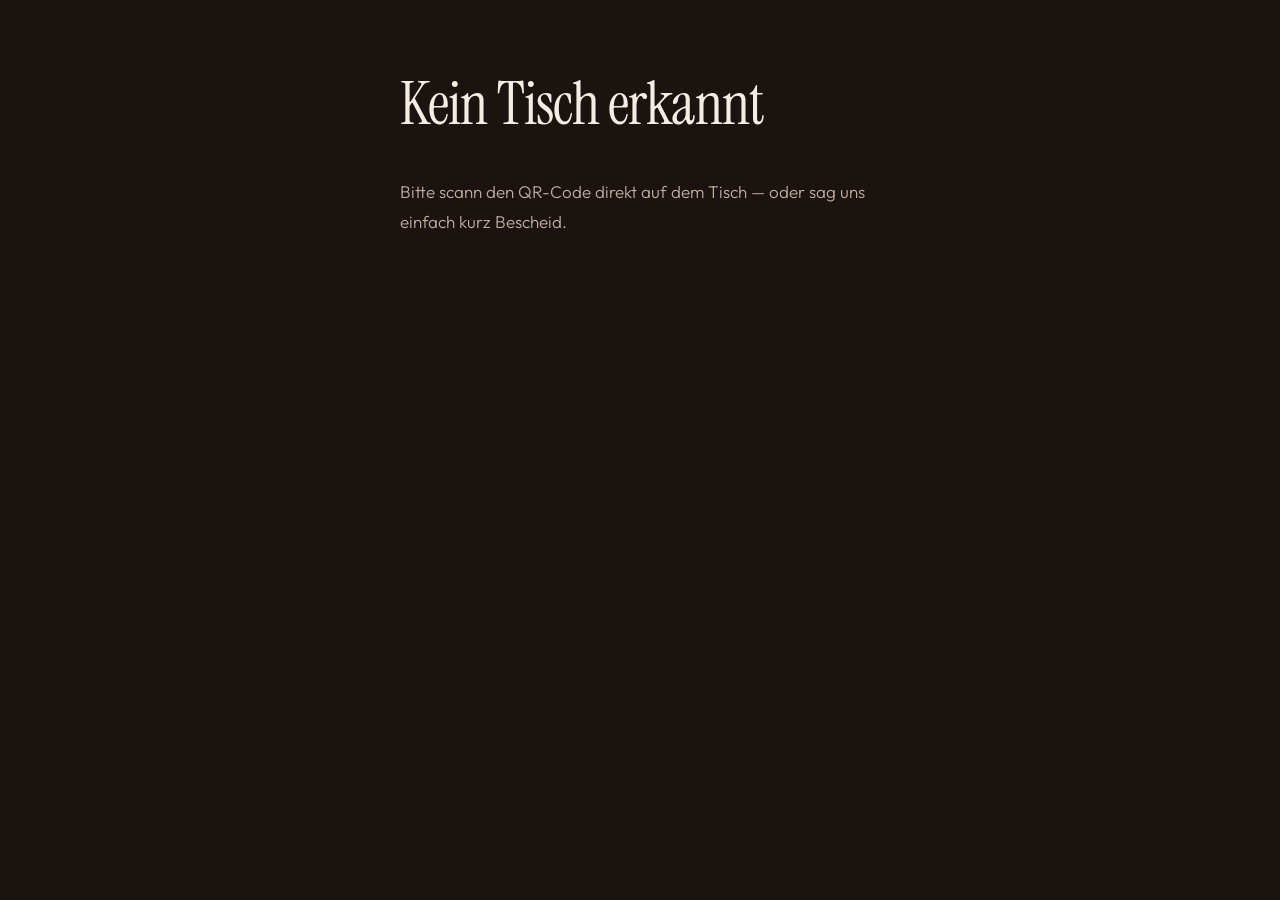
<file: public/bestellen.html>
<!DOCTYPE html>
<html lang="de">
<head>
<meta charset="utf-8">
<meta name="viewport" content="width=device-width, initial-scale=1">
<title>Bestellen</title>
<meta name="robots" content="noindex, nofollow">
<link rel="stylesheet" href="assets/rechtstexte.css">
<style>
  body { padding-bottom: 96px; }
  .wrap { max-width: 560px; }

  .tischzeile {
    display: flex; align-items: baseline; gap: 10px; flex-wrap: wrap;
    margin-bottom: 6px;
  }
  .tischnummer {
    font-size: 11.5px; letter-spacing: .2em; text-transform: uppercase;
    color: var(--rose);
  }

  .kategorie { margin-top: clamp(26px, 5vw, 38px); }
  .kategorie h2 { margin-bottom: 4px; }
  .notiz { color: var(--ink-faint); font-size: 14px; margin: 0 0 10px; }

  .artikel {
    display: flex; align-items: center; gap: 12px;
    padding: 13px 0; border-top: 1px solid var(--line);
  }
  .artikel .text { flex: 1; min-width: 0; }
  .artikel .name { font-size: 17px; line-height: 1.3; }
  .artikel .desc { color: var(--ink-faint); font-size: 14px; line-height: 1.4; }
  .artikel .preis { font-size: 16px; color: var(--ink-soft); white-space: nowrap; }
  .artikel.aus .name, .artikel.aus .preis { color: var(--ink-faint); }

  .zaehler { display: flex; align-items: center; gap: 4px; }
  .zaehler button {
    width: 34px; height: 34px; border-radius: 50%;
    border: 1px solid var(--line); background: transparent;
    color: var(--ink); font-size: 18px; line-height: 1; cursor: pointer;
  }
  .zaehler button:disabled { opacity: .3; cursor: default; }
  .zaehler .menge { min-width: 20px; text-align: center; font-size: 16px; }

  .aus-hinweis {
    font-size: 11.5px; letter-spacing: .14em; text-transform: uppercase;
    color: var(--ink-faint);
  }

  .korb {
    position: fixed; left: 0; right: 0; bottom: 0;
    background: var(--sunk); border-top: 1px solid var(--line);
    padding: 12px clamp(16px, 5vw, 24px) calc(12px + env(safe-area-inset-bottom, 0px));
  }
  .korb .inner {
    max-width: 560px; margin: 0 auto;
    display: flex; align-items: center; gap: 12px;
  }
  .korb .summe { flex: 1; font-size: 15px; color: var(--ink-soft); line-height: 1.35; }
  .korb .summe strong { color: var(--ink); font-weight: 500; }

  .knopf {
    background: var(--green); color: var(--on-green);
    border: none; border-radius: 999px;
    padding: 15px 26px; font-size: 16px; font-weight: 500;
    font-family: inherit; cursor: pointer;
  }
  .knopf:disabled { opacity: .45; cursor: default; }

  .feld {
    width: 100%; background: var(--surface); border: 1px solid var(--line);
    border-radius: 12px; padding: 12px 14px;
    font-family: inherit; font-size: 16px; color: var(--ink);
  }
  .feld:focus { outline: 2px solid var(--rose); outline-offset: 1px; }

  .meldung {
    border: 1px solid var(--rose); border-radius: 12px;
    padding: 13px 16px; margin-top: 16px; font-size: 15px;
  }

  .empfehlung { margin-top: clamp(26px, 5vw, 38px); }
  .empfehlung .chips { display: flex; flex-wrap: wrap; gap: 8px; margin-top: 10px; }
  .empfehlung .chips button {
    background: transparent; border: 1px solid var(--line); border-radius: 999px;
    padding: 10px 16px; font-family: inherit; font-size: 15px;
    color: var(--ink); cursor: pointer;
  }
  .empfehlung .chips button:hover { border-color: var(--rose); }

  .fertig { text-align: center; padding: clamp(30px, 9vw, 60px) 0; }
  .haken {
    width: 62px; height: 62px; border-radius: 50%;
    border: 1px solid var(--rose); color: var(--rose);
    display: flex; align-items: center; justify-content: center;
    font-size: 30px; margin: 0 auto 22px;
  }
</style>
</head>
<body>

<div class="wrap">
  <div id="inhalt">
    <p style="color:var(--ink-faint)">Einen Moment …</p>
  </div>
  <!-- Steht außerhalb von #inhalt, weil dieser Bereich beim Ändern des Korbs
       neu gezeichnet wird — das Turnstile-Feld darf das nicht mitmachen. -->
  <div id="turnstile" style="margin-top:18px" hidden></div>
</div>

<div class="korb" id="korb" hidden>
  <div class="inner">
    <span class="summe" id="korbText"></span>
    <button class="knopf" id="senden" disabled>Bestellen</button>
  </div>
</div>

<script>
(function () {
  'use strict';

  var SUNRISE = [8.2, 7.6, 6.7, 6.6, 5.6, 5.3, 5.5, 6.2, 7.0, 7.7, 7.5, 8.1];
  var SUNSET  = [16.8, 17.6, 18.4, 20.2, 21.0, 21.5, 21.4, 20.7, 19.6, 18.5, 16.7, 16.3];
  (function () {
    var n = new Date(), h = n.getHours() + n.getMinutes() / 60;
    document.documentElement.setAttribute(
      'data-theme', (h < SUNRISE[n.getMonth()] || h >= SUNSET[n.getMonth()]) ? 'dark' : 'light');
  })();

  var $ = function (id) { return document.getElementById(id); };

  var parameter = new URLSearchParams(location.search);
  var tisch = parseInt(parameter.get('tisch'), 10);
  var code = parameter.get('code') || '';
  var turnstileSitekey = null;
  var mengen = {};        // Artikelname -> Anzahl
  var hinweisText = '';   // überlebt das Neuzeichnen beim Ändern des Korbs
  var karte = [];
  var sendet = false;

  function preisZahl(text) {
    if (typeof text !== 'string') return null;
    var sauber = text.replace(/[^0-9,.]/g, '').replace(',', '.');
    if (!sauber) return null;
    var n = parseFloat(sauber);
    return isFinite(n) && n >= 0 ? n : null;
  }

  var euro = function (n) { return n.toFixed(2).replace('.', ',') + ' €'; };

  function summe() {
    var s = 0;
    karte.forEach(function (kat) {
      (kat.items || []).forEach(function (a) {
        var p = preisZahl(a.price);
        if (p !== null && mengen[a.name]) s += p * mengen[a.name];
      });
    });
    return Math.round(s * 100) / 100;
  }

  function anzahl() {
    return Object.keys(mengen).reduce(function (n, k) { return n + mengen[k]; }, 0);
  }

  /** Vom Wirt markierte Artikel, die noch nicht im Korb liegen. */
  function vorschlaege() {
    var raus = [];
    karte.forEach(function (kat) {
      (kat.items || []).forEach(function (a) {
        if (a.empfehlung && !a.out && preisZahl(a.price) !== null && !mengen[a.name]) raus.push(a);
      });
    });
    return raus.slice(0, 3);
  }

  /** Erscheint erst, wenn etwas im Korb liegt — vorher wäre es aufdringlich. */
  function vorschlaegeZeichnen() {
    var block = $('empfehlung');
    if (!block) return;
    var liste = anzahl() ? vorschlaege() : [];
    block.hidden = liste.length === 0;
    var chips = $('empfehlungChips');
    chips.textContent = '';
    liste.forEach(function (a) {
      var b = document.createElement('button');
      b.type = 'button';
      b.textContent = a.name + '  ' + euro(preisZahl(a.price));
      b.addEventListener('click', function () {
        mengen[a.name] = (mengen[a.name] || 0) + 1;
        zeichne();
        window.scrollTo({ top: document.body.scrollHeight, behavior: 'smooth' });
      });
      chips.appendChild(b);
    });
  }

  function korbAktualisieren() {
    var n = anzahl();
    $('korb').hidden = false;
    $('senden').disabled = n === 0 || sendet;
    $('korbText').innerHTML = n === 0
      ? 'Noch nichts ausgewählt'
      : n + (n === 1 ? ' Artikel' : ' Artikel') + '<br><strong>' + euro(summe()) + '</strong>';
    $('senden').textContent = sendet ? 'Wird gesendet …' : 'Bestellen';
    vorschlaegeZeichnen();
  }

  /* ---------------- Aufbau ---------------- */

  function zeichne() {
    var inhalt = $('inhalt');
    inhalt.textContent = '';

    var kopf = document.createElement('div');
    kopf.className = 'tischzeile';
    var t = document.createElement('span');
    t.className = 'tischnummer';
    t.textContent = 'Tisch ' + tisch;
    kopf.appendChild(t);
    inhalt.appendChild(kopf);

    var h1 = document.createElement('h1');
    h1.textContent = 'Bestellen';
    inhalt.appendChild(h1);

    var intro = document.createElement('p');
    intro.style.color = 'var(--ink-soft)';
    intro.textContent = 'Wähl aus, was du möchtest — wir bringen es an den Tisch. '
      + 'Bezahlt wird wie immer bei uns am Ende.';
    inhalt.appendChild(intro);

    karte.forEach(function (kat) {
      var bestellbar = (kat.items || []).filter(function (a) { return preisZahl(a.price) !== null; });
      if (!bestellbar.length) return;

      var block = document.createElement('div');
      block.className = 'kategorie';

      var h2 = document.createElement('h2');
      h2.textContent = kat.name;
      block.appendChild(h2);

      if (kat.note) {
        var notiz = document.createElement('p');
        notiz.className = 'notiz';
        notiz.textContent = kat.note;
        block.appendChild(notiz);
      }

      bestellbar.forEach(function (a) {
        block.appendChild(artikelZeile(a));
      });

      inhalt.appendChild(block);
    });

    var vor = document.createElement('div');
    vor.className = 'empfehlung';
    vor.id = 'empfehlung';
    vor.hidden = true;
    var vh = document.createElement('h2');
    vh.textContent = 'Dazu passt';
    var vc = document.createElement('div');
    vc.className = 'chips';
    vc.id = 'empfehlungChips';
    vor.appendChild(vh); vor.appendChild(vc);
    inhalt.appendChild(vor);

    var label = document.createElement('div');
    label.className = 'kategorie';
    var l = document.createElement('h2');
    l.textContent = 'Anmerkung';
    label.appendChild(l);
    var eingabe = document.createElement('input');
    eingabe.className = 'feld';
    eingabe.id = 'hinweis';
    eingabe.type = 'text';
    eingabe.maxLength = 200;
    eingabe.placeholder = 'z. B. ohne Eis, extra Glas …';
    eingabe.value = hinweisText;
    eingabe.addEventListener('input', function () { hinweisText = eingabe.value; });
    label.appendChild(eingabe);
    inhalt.appendChild(label);

    korbAktualisieren();
  }

  function artikelZeile(a) {
    var zeile = document.createElement('div');
    zeile.className = 'artikel' + (a.out ? ' aus' : '');

    var text = document.createElement('div');
    text.className = 'text';
    var name = document.createElement('div');
    name.className = 'name';
    name.textContent = a.name;
    text.appendChild(name);
    if (a.desc) {
      var d = document.createElement('div');
      d.className = 'desc';
      d.textContent = a.desc;
      text.appendChild(d);
    }
    zeile.appendChild(text);

    var preis = document.createElement('div');
    preis.className = 'preis';
    preis.textContent = euro(preisZahl(a.price));
    zeile.appendChild(preis);

    if (a.out) {
      var aus = document.createElement('div');
      aus.className = 'aus-hinweis';
      aus.textContent = 'Heute aus';
      zeile.appendChild(aus);
      return zeile;
    }

    var z = document.createElement('div');
    z.className = 'zaehler';

    var minus = document.createElement('button');
    minus.type = 'button';
    minus.textContent = '−';
    minus.setAttribute('aria-label', a.name + ' weniger');

    var menge = document.createElement('span');
    menge.className = 'menge';

    var plus = document.createElement('button');
    plus.type = 'button';
    plus.textContent = '+';
    plus.setAttribute('aria-label', a.name + ' mehr');

    function zeigen() {
      var n = mengen[a.name] || 0;
      menge.textContent = n || '';
      minus.disabled = n === 0;
      plus.disabled = n >= 20;
    }
    minus.addEventListener('click', function () {
      mengen[a.name] = Math.max(0, (mengen[a.name] || 0) - 1);
      if (!mengen[a.name]) delete mengen[a.name];
      zeigen(); korbAktualisieren();
    });
    plus.addEventListener('click', function () {
      mengen[a.name] = Math.min(20, (mengen[a.name] || 0) + 1);
      zeigen(); korbAktualisieren();
    });
    zeigen();

    z.appendChild(minus); z.appendChild(menge); z.appendChild(plus);
    zeile.appendChild(z);
    return zeile;
  }

  function meldung(text) {
    var alt = document.querySelector('.meldung');
    if (alt) alt.remove();
    var m = document.createElement('div');
    m.className = 'meldung';
    m.textContent = text;
    $('inhalt').appendChild(m);
    m.scrollIntoView({ behavior: 'smooth', block: 'center' });
  }

  function zeigeFertig(antwort) {
    $('korb').hidden = true;
    var inhalt = $('inhalt');
    inhalt.textContent = '';

    var box = document.createElement('div');
    box.className = 'fertig';

    var haken = document.createElement('div');
    haken.className = 'haken';
    haken.textContent = '✓';
    box.appendChild(haken);

    var h1 = document.createElement('h1');
    h1.textContent = 'Ist unterwegs';
    box.appendChild(h1);

    var p = document.createElement('p');
    p.style.color = 'var(--ink-soft)';
    p.textContent = 'Deine Bestellung liegt am Tresen. Wir bringen sie an Tisch '
      + antwort.tisch + '. Bezahlt wird am Ende bei uns.';
    box.appendChild(p);

    var liste = document.createElement('p');
    liste.style.color = 'var(--ink-faint)';
    liste.style.fontSize = '15px';
    liste.textContent = antwort.positionen.map(function (p2) {
      return p2.menge + '× ' + p2.name;
    }).join(' · ') + ' — ' + euro(antwort.summe);
    box.appendChild(liste);

    var nochmal = document.createElement('button');
    nochmal.className = 'knopf';
    nochmal.style.marginTop = '10px';
    nochmal.textContent = 'Noch etwas bestellen';
    nochmal.addEventListener('click', function () {
      mengen = {};
      zeichne();
      window.scrollTo({ top: 0 });
    });
    box.appendChild(nochmal);

    inhalt.appendChild(box);
    window.scrollTo({ top: 0, behavior: 'smooth' });
  }

  /* ---------------- Senden ---------------- */

  $('senden').addEventListener('click', function () {
    if (sendet || !anzahl()) return;
    sendet = true;
    korbAktualisieren();

    var positionen = Object.keys(mengen).map(function (name) {
      return { name: name, menge: mengen[name] };
    });

    fetch('/api/bestellung', {
      method: 'POST',
      headers: { 'Content-Type': 'application/json' },
      body: JSON.stringify({
        tisch: tisch,
        code: code,
        positionen: positionen,
        hinweis: hinweisText,
        turnstile: window.turnstile && turnstileSitekey
          ? window.turnstile.getResponse('#turnstile') : ''
      })
    })
      .then(function (r) {
        return r.json().catch(function () { return {}; })
          .then(function (b) { return { ok: r.ok, body: b }; });
      })
      .then(function (a) {
        sendet = false;
        if (!a.ok) {
          korbAktualisieren();
          // Ein verbrauchtes Turnstile-Token gilt nur einmal.
          if (window.turnstile && turnstileSitekey) window.turnstile.reset('#turnstile');
          meldung(a.body.error || 'Das hat gerade nicht geklappt.');
          return;
        }
        zeigeFertig(a.body);
      })
      .catch(function () {
        sendet = false;
        korbAktualisieren();
        meldung('Keine Verbindung. Sag uns einfach kurz Bescheid, wir nehmen die Bestellung gern persönlich auf.');
      });
  });

  /* ---------------- Start ---------------- */

  function fehlerseite(titel, text) {
    $('inhalt').innerHTML = '';
    var h = document.createElement('h1'); h.textContent = titel;
    var p = document.createElement('p'); p.style.color = 'var(--ink-soft)'; p.textContent = text;
    $('inhalt').appendChild(h); $('inhalt').appendChild(p);
  }

  /** Lädt Turnstile nach — aber nur, wenn der Betrieb es eingeschaltet hat.
      Ohne Schlüssel holt die Seite nichts von fremden Servern. */
  function turnstileLaden(sitekey) {
    return new Promise(function (fertig) {
      if (!sitekey) return fertig();
      turnstileSitekey = sitekey;
      var s = document.createElement('script');
      s.src = 'https://challenges.cloudflare.com/turnstile/v0/api.js?render=explicit';
      s.async = true;
      s.onload = function () { fertig(); };
      s.onerror = function () { turnstileSitekey = null; fertig(); };
      document.head.appendChild(s);
    });
  }

  function karteLaden() {
    return fetch('/api/karte', { cache: 'no-store' })
      .then(function (r) {
        return r.status === 200
          ? r.json()
          : fetch('assets/speisekarte-standard.json').then(function (r2) { return r2.json(); });
      });
  }

  if (!(tisch >= 1 && tisch <= 99) || !code) {
    fehlerseite('Kein Tisch erkannt',
      'Bitte scann den QR-Code direkt auf dem Tisch — oder sag uns einfach kurz Bescheid.');
  } else {
    fetch('/api/bestellung')
      .then(function (r) { return r.ok ? r.json() : {}; })
      .catch(function () { return {}; })
      .then(function (k) { return turnstileLaden(k && k.turnstileSitekey); })
      .then(karteLaden)
      .then(function (k) {
        karte = Array.isArray(k) ? k : [];
        if (!karte.length) throw new Error('leer');
        zeichne();
        if (turnstileSitekey && window.turnstile) {
          $('turnstile').hidden = false;
          window.turnstile.render('#turnstile', { sitekey: turnstileSitekey });
        }
      })
      .catch(function () {
        fehlerseite('Gerade nicht möglich',
          'Die Karte lässt sich gerade nicht laden. Sag uns einfach kurz Bescheid.');
      });
  }
})();
</script>

</body>
</html>
</file>
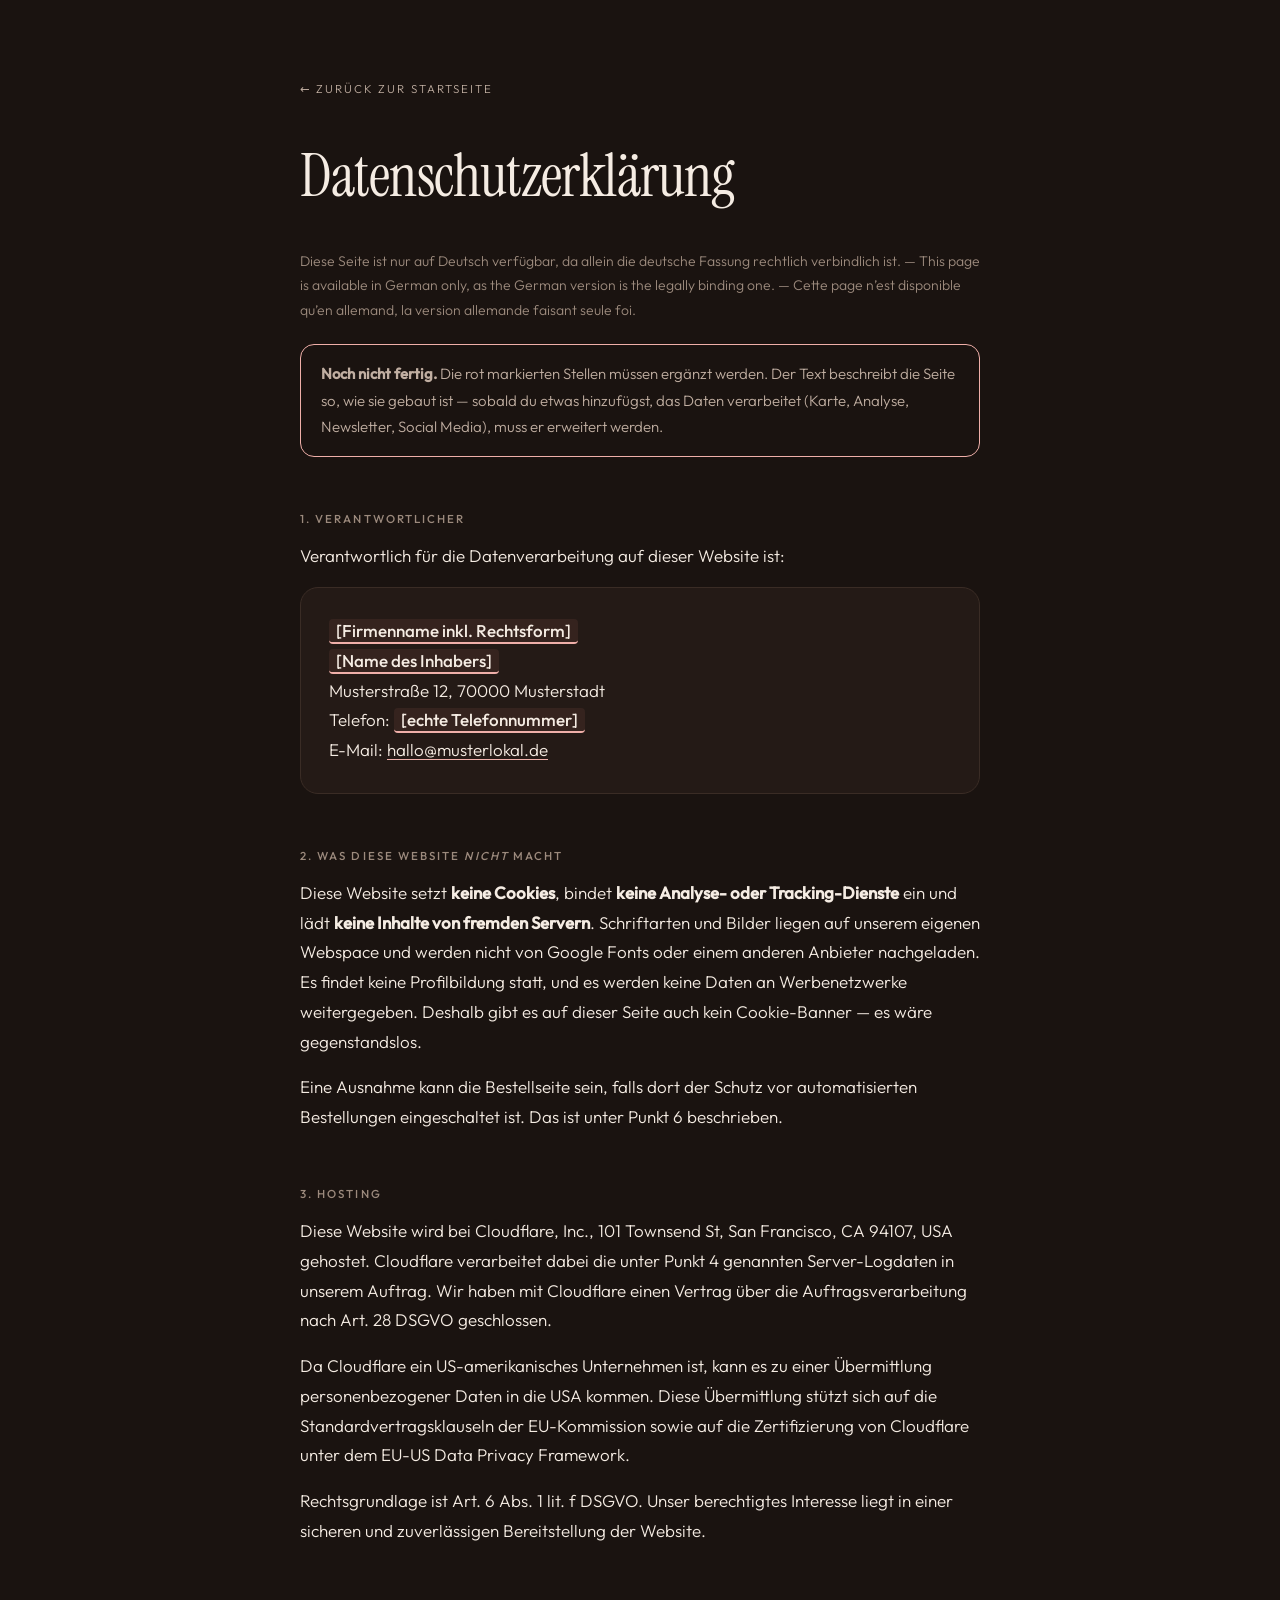
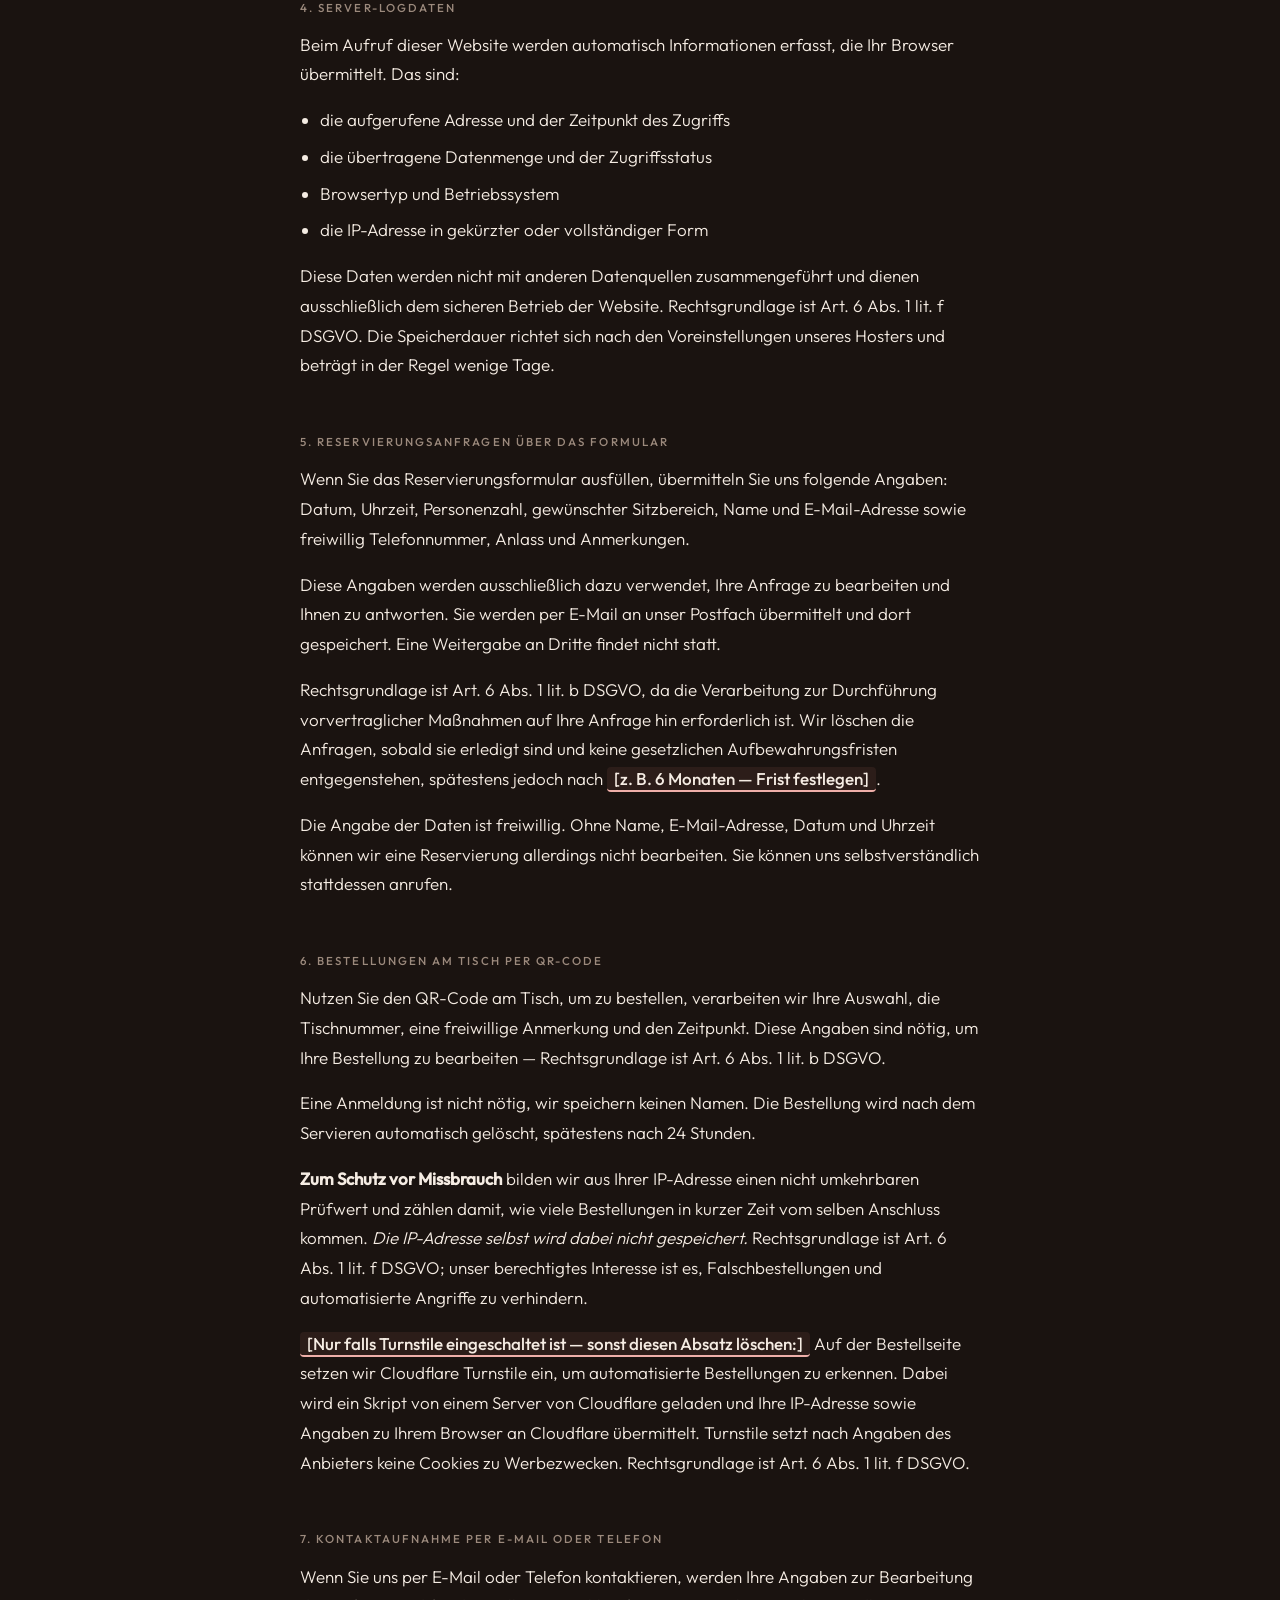
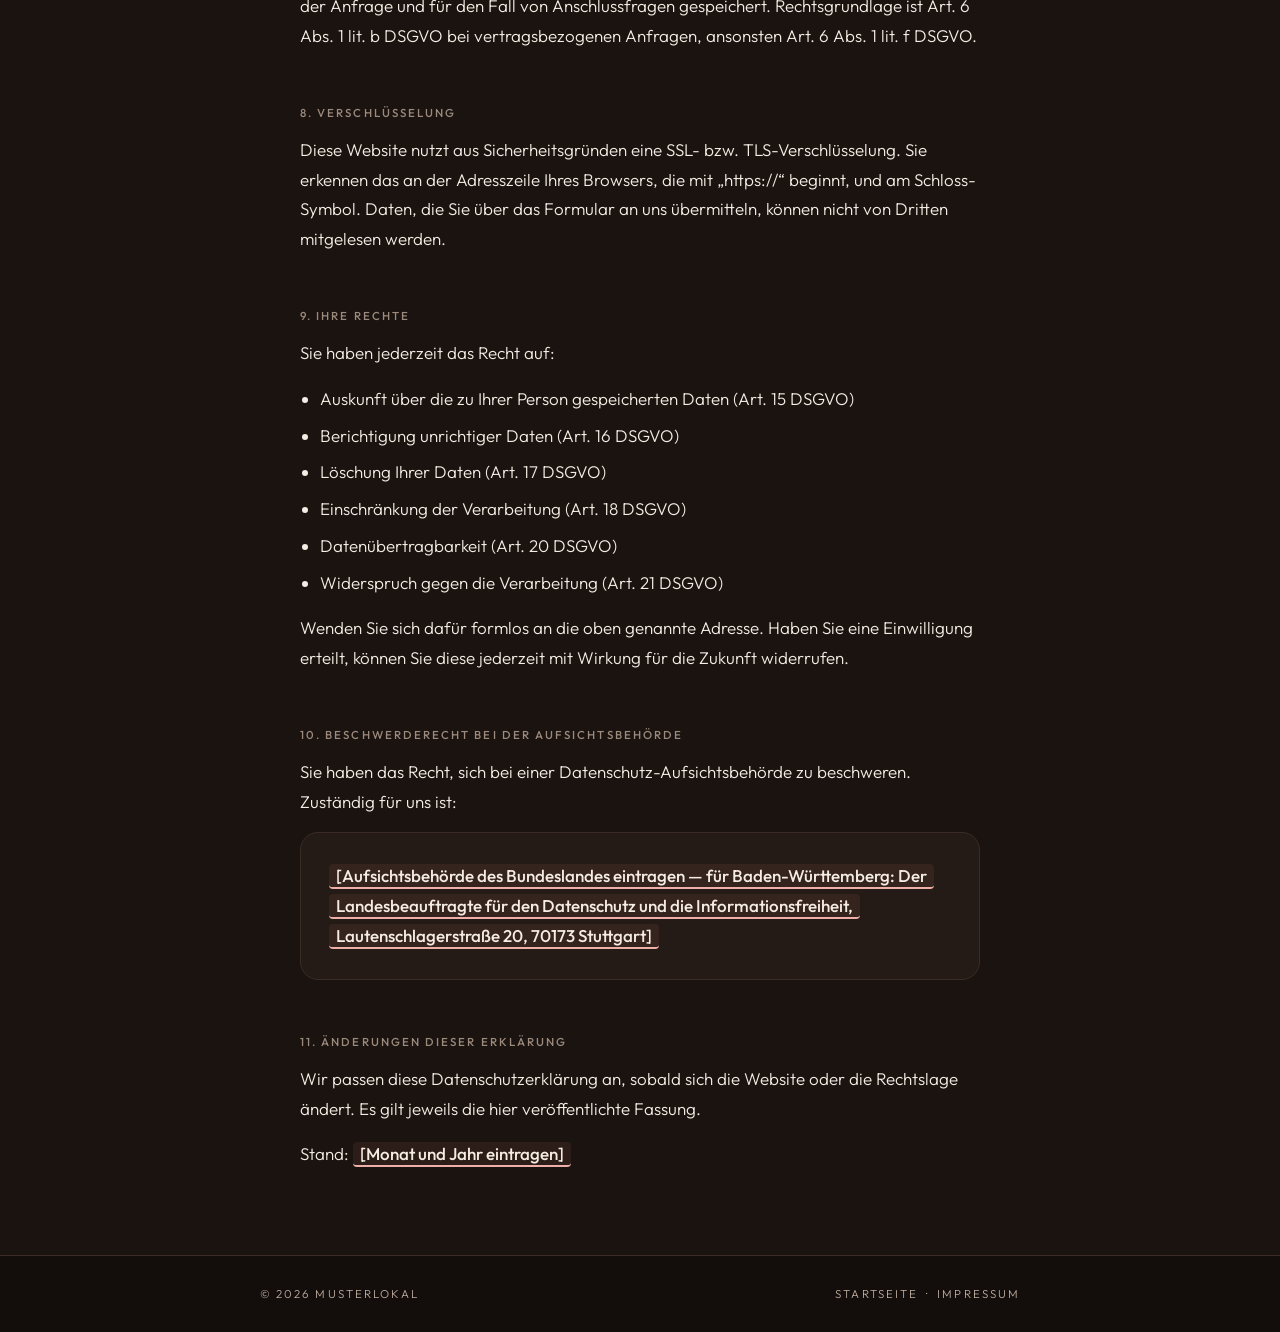
<file: public/datenschutz.html>
<!DOCTYPE html>
<html lang="de">
<head>
<meta charset="utf-8">
<meta name="viewport" content="width=device-width, initial-scale=1">
<title>Datenschutzerklärung — Musterlokal</title>
<meta name="robots" content="index, follow">
<link rel="stylesheet" href="assets/rechtstexte.css">
<script>
  (function () {
    var SUNRISE = [8.2, 7.6, 6.7, 6.6, 5.6, 5.3, 5.5, 6.2, 7.0, 7.7, 7.5, 8.1];
    var SUNSET  = [16.8, 17.6, 18.4, 20.2, 21.0, 21.5, 21.4, 20.7, 19.6, 18.5, 16.7, 16.3];
    var n = new Date(), h = n.getHours() + n.getMinutes() / 60;
    var dunkel = h < SUNRISE[n.getMonth()] || h >= SUNSET[n.getMonth()];
    document.documentElement.setAttribute('data-theme', dunkel ? 'dark' : 'light');
  })();
</script>
</head>
<body>

<div class="wrap">
  <a class="zurueck" href="index.html">← Zurück zur Startseite</a>

  <h1>Datenschutz&shy;erklärung</h1>

  <p style="color:var(--ink-faint);font-size:14px;margin-bottom:22px">
    Diese Seite ist nur auf Deutsch verfügbar, da allein die deutsche Fassung
    rechtlich verbindlich ist. — This page is available in German only, as the
    German version is the legally binding one. — Cette page n’est disponible
    qu’en allemand, la version allemande faisant seule foi.
  </p>

  <div class="hinweis">
    <strong>Noch nicht fertig.</strong> Die rot markierten Stellen müssen ergänzt
    werden. Der Text beschreibt die Seite so, wie sie gebaut ist — sobald du etwas
    hinzufügst, das Daten verarbeitet (Karte, Analyse, Newsletter, Social Media),
    muss er erweitert werden.
  </div>

  <h2>1. Verantwortlicher</h2>
  <p>
    Verantwortlich für die Datenverarbeitung auf dieser Website ist:
  </p>
  <div class="adresse">
    <p>
      <span class="luecke">[Firmenname inkl. Rechtsform]</span><br>
      <span class="luecke">[Name des Inhabers]</span><br>
      Musterstraße 12, 70000 Musterstadt<br>
      Telefon: <span class="luecke">[echte Telefonnummer]</span><br>
      E-Mail: <a href="mailto:hallo@musterlokal.de">hallo@musterlokal.de</a>
    </p>
  </div>

  <h2>2. Was diese Website <em>nicht</em> macht</h2>
  <p>
    Diese Website setzt <strong>keine Cookies</strong>, bindet <strong>keine
    Analyse- oder Tracking-Dienste</strong> ein und lädt <strong>keine Inhalte von
    fremden Servern</strong>. Schriftarten und Bilder liegen auf unserem eigenen
    Webspace und werden nicht von Google Fonts oder einem anderen Anbieter
    nachgeladen. Es findet keine Profilbildung statt, und es werden keine Daten an
    Werbenetzwerke weitergegeben. Deshalb gibt es auf dieser Seite auch kein
    Cookie-Banner — es wäre gegenstandslos.
  </p>
  <p>
    Eine Ausnahme kann die Bestellseite sein, falls dort der Schutz vor
    automatisierten Bestellungen eingeschaltet ist. Das ist unter Punkt 6
    beschrieben.
  </p>

  <h2>3. Hosting</h2>
  <p>
    Diese Website wird bei Cloudflare, Inc., 101 Townsend St, San Francisco, CA 94107,
    USA gehostet. Cloudflare verarbeitet dabei die unter Punkt 4 genannten Server-Logdaten
    in unserem Auftrag. Wir haben mit Cloudflare einen Vertrag über die Auftragsverarbeitung
    nach Art. 28 DSGVO geschlossen.
  </p>
  <p>
    Da Cloudflare ein US-amerikanisches Unternehmen ist, kann es zu einer Übermittlung
    personenbezogener Daten in die USA kommen. Diese Übermittlung stützt sich auf die
    Standardvertragsklauseln der EU-Kommission sowie auf die Zertifizierung von
    Cloudflare unter dem EU-US Data Privacy Framework.
  </p>
  <p>
    Rechtsgrundlage ist Art. 6 Abs. 1 lit. f DSGVO. Unser berechtigtes Interesse liegt
    in einer sicheren und zuverlässigen Bereitstellung der Website.
  </p>

  <h2>4. Server-Logdaten</h2>
  <p>
    Beim Aufruf dieser Website werden automatisch Informationen erfasst, die Ihr
    Browser übermittelt. Das sind:
  </p>
  <ul>
    <li>die aufgerufene Adresse und der Zeitpunkt des Zugriffs</li>
    <li>die übertragene Datenmenge und der Zugriffsstatus</li>
    <li>Browsertyp und Betriebssystem</li>
    <li>die IP-Adresse in gekürzter oder vollständiger Form</li>
  </ul>
  <p>
    Diese Daten werden nicht mit anderen Datenquellen zusammengeführt und dienen
    ausschließlich dem sicheren Betrieb der Website. Rechtsgrundlage ist Art. 6 Abs. 1
    lit. f DSGVO. Die Speicherdauer richtet sich nach den Voreinstellungen unseres
    Hosters und beträgt in der Regel wenige Tage.
  </p>

  <h2>5. Reservierungsanfragen über das Formular</h2>
  <p>
    Wenn Sie das Reservierungsformular ausfüllen, übermitteln Sie uns folgende Angaben:
    Datum, Uhrzeit, Personenzahl, gewünschter Sitzbereich, Name und E-Mail-Adresse
    sowie freiwillig Telefonnummer, Anlass und Anmerkungen.
  </p>
  <p>
    Diese Angaben werden ausschließlich dazu verwendet, Ihre Anfrage zu bearbeiten und
    Ihnen zu antworten. Sie werden per E-Mail an unser Postfach übermittelt und dort
    gespeichert. Eine Weitergabe an Dritte findet nicht statt.
  </p>
  <p>
    Rechtsgrundlage ist Art. 6 Abs. 1 lit. b DSGVO, da die Verarbeitung zur Durchführung
    vorvertraglicher Maßnahmen auf Ihre Anfrage hin erforderlich ist. Wir löschen die
    Anfragen, sobald sie erledigt sind und keine gesetzlichen Aufbewahrungsfristen
    entgegenstehen, spätestens jedoch nach
    <span class="luecke">[z. B. 6 Monaten — Frist festlegen]</span>.
  </p>
  <p>
    Die Angabe der Daten ist freiwillig. Ohne Name, E-Mail-Adresse, Datum und Uhrzeit
    können wir eine Reservierung allerdings nicht bearbeiten. Sie können uns
    selbstverständlich stattdessen anrufen.
  </p>

  <h2>6. Bestellungen am Tisch per QR-Code</h2>
  <p>
    Nutzen Sie den QR-Code am Tisch, um zu bestellen, verarbeiten wir Ihre
    Auswahl, die Tischnummer, eine freiwillige Anmerkung und den Zeitpunkt.
    Diese Angaben sind nötig, um Ihre Bestellung zu bearbeiten — Rechtsgrundlage
    ist Art. 6 Abs. 1 lit. b DSGVO.
  </p>
  <p>
    Eine Anmeldung ist nicht nötig, wir speichern keinen Namen. Die Bestellung
    wird nach dem Servieren automatisch gelöscht, spätestens nach 24 Stunden.
  </p>
  <p>
    <strong>Zum Schutz vor Missbrauch</strong> bilden wir aus Ihrer IP-Adresse
    einen nicht umkehrbaren Prüfwert und zählen damit, wie viele Bestellungen in
    kurzer Zeit vom selben Anschluss kommen. <em>Die IP-Adresse selbst wird
    dabei nicht gespeichert.</em> Rechtsgrundlage ist Art. 6 Abs. 1 lit. f
    DSGVO; unser berechtigtes Interesse ist es, Falschbestellungen und
    automatisierte Angriffe zu verhindern.
  </p>
  <p class="luecke-block">
    <span class="luecke">[Nur falls Turnstile eingeschaltet ist — sonst diesen
    Absatz löschen:]</span> Auf der Bestellseite setzen wir Cloudflare Turnstile
    ein, um automatisierte Bestellungen zu erkennen. Dabei wird ein Skript von
    einem Server von Cloudflare geladen und Ihre IP-Adresse sowie Angaben zu
    Ihrem Browser an Cloudflare übermittelt. Turnstile setzt nach Angaben des
    Anbieters keine Cookies zu Werbezwecken. Rechtsgrundlage ist Art. 6 Abs. 1
    lit. f DSGVO.
  </p>

  <h2>7. Kontaktaufnahme per E-Mail oder Telefon</h2>
  <p>
    Wenn Sie uns per E-Mail oder Telefon kontaktieren, werden Ihre Angaben zur
    Bearbeitung der Anfrage und für den Fall von Anschlussfragen gespeichert.
    Rechtsgrundlage ist Art. 6 Abs. 1 lit. b DSGVO bei vertragsbezogenen Anfragen,
    ansonsten Art. 6 Abs. 1 lit. f DSGVO.
  </p>

  <h2>8. Verschlüsselung</h2>
  <p>
    Diese Website nutzt aus Sicherheitsgründen eine SSL- bzw. TLS-Verschlüsselung.
    Sie erkennen das an der Adresszeile Ihres Browsers, die mit „https://“ beginnt,
    und am Schloss-Symbol. Daten, die Sie über das Formular an uns übermitteln,
    können nicht von Dritten mitgelesen werden.
  </p>

  <h2>9. Ihre Rechte</h2>
  <p>Sie haben jederzeit das Recht auf:</p>
  <ul>
    <li>Auskunft über die zu Ihrer Person gespeicherten Daten (Art. 15 DSGVO)</li>
    <li>Berichtigung unrichtiger Daten (Art. 16 DSGVO)</li>
    <li>Löschung Ihrer Daten (Art. 17 DSGVO)</li>
    <li>Einschränkung der Verarbeitung (Art. 18 DSGVO)</li>
    <li>Datenübertragbarkeit (Art. 20 DSGVO)</li>
    <li>Widerspruch gegen die Verarbeitung (Art. 21 DSGVO)</li>
  </ul>
  <p>
    Wenden Sie sich dafür formlos an die oben genannte Adresse. Haben Sie eine
    Einwilligung erteilt, können Sie diese jederzeit mit Wirkung für die Zukunft
    widerrufen.
  </p>

  <h2>10. Beschwerderecht bei der Aufsichtsbehörde</h2>
  <p>
    Sie haben das Recht, sich bei einer Datenschutz-Aufsichtsbehörde zu beschweren.
    Zuständig für uns ist:
  </p>
  <div class="adresse">
    <p>
      <span class="luecke">[Aufsichtsbehörde des Bundeslandes eintragen — für
      Baden-Württemberg: Der Landesbeauftragte für den Datenschutz und die
      Informationsfreiheit, Lautenschlagerstraße 20, 70173 Stuttgart]</span>
    </p>
  </div>

  <h2>11. Änderungen dieser Erklärung</h2>
  <p>
    Wir passen diese Datenschutzerklärung an, sobald sich die Website oder die
    Rechtslage ändert. Es gilt jeweils die hier veröffentlichte Fassung.
  </p>
  <p>Stand: <span class="luecke">[Monat und Jahr eintragen]</span></p>
</div>

<footer>
  <div class="inner">
    <span>© 2026 Musterlokal</span>
    <span>
      <a href="index.html">Startseite</a> &nbsp;·&nbsp;
      <a href="impressum.html">Impressum</a>
    </span>
  </div>
</footer>

</body>
</html>
</file>
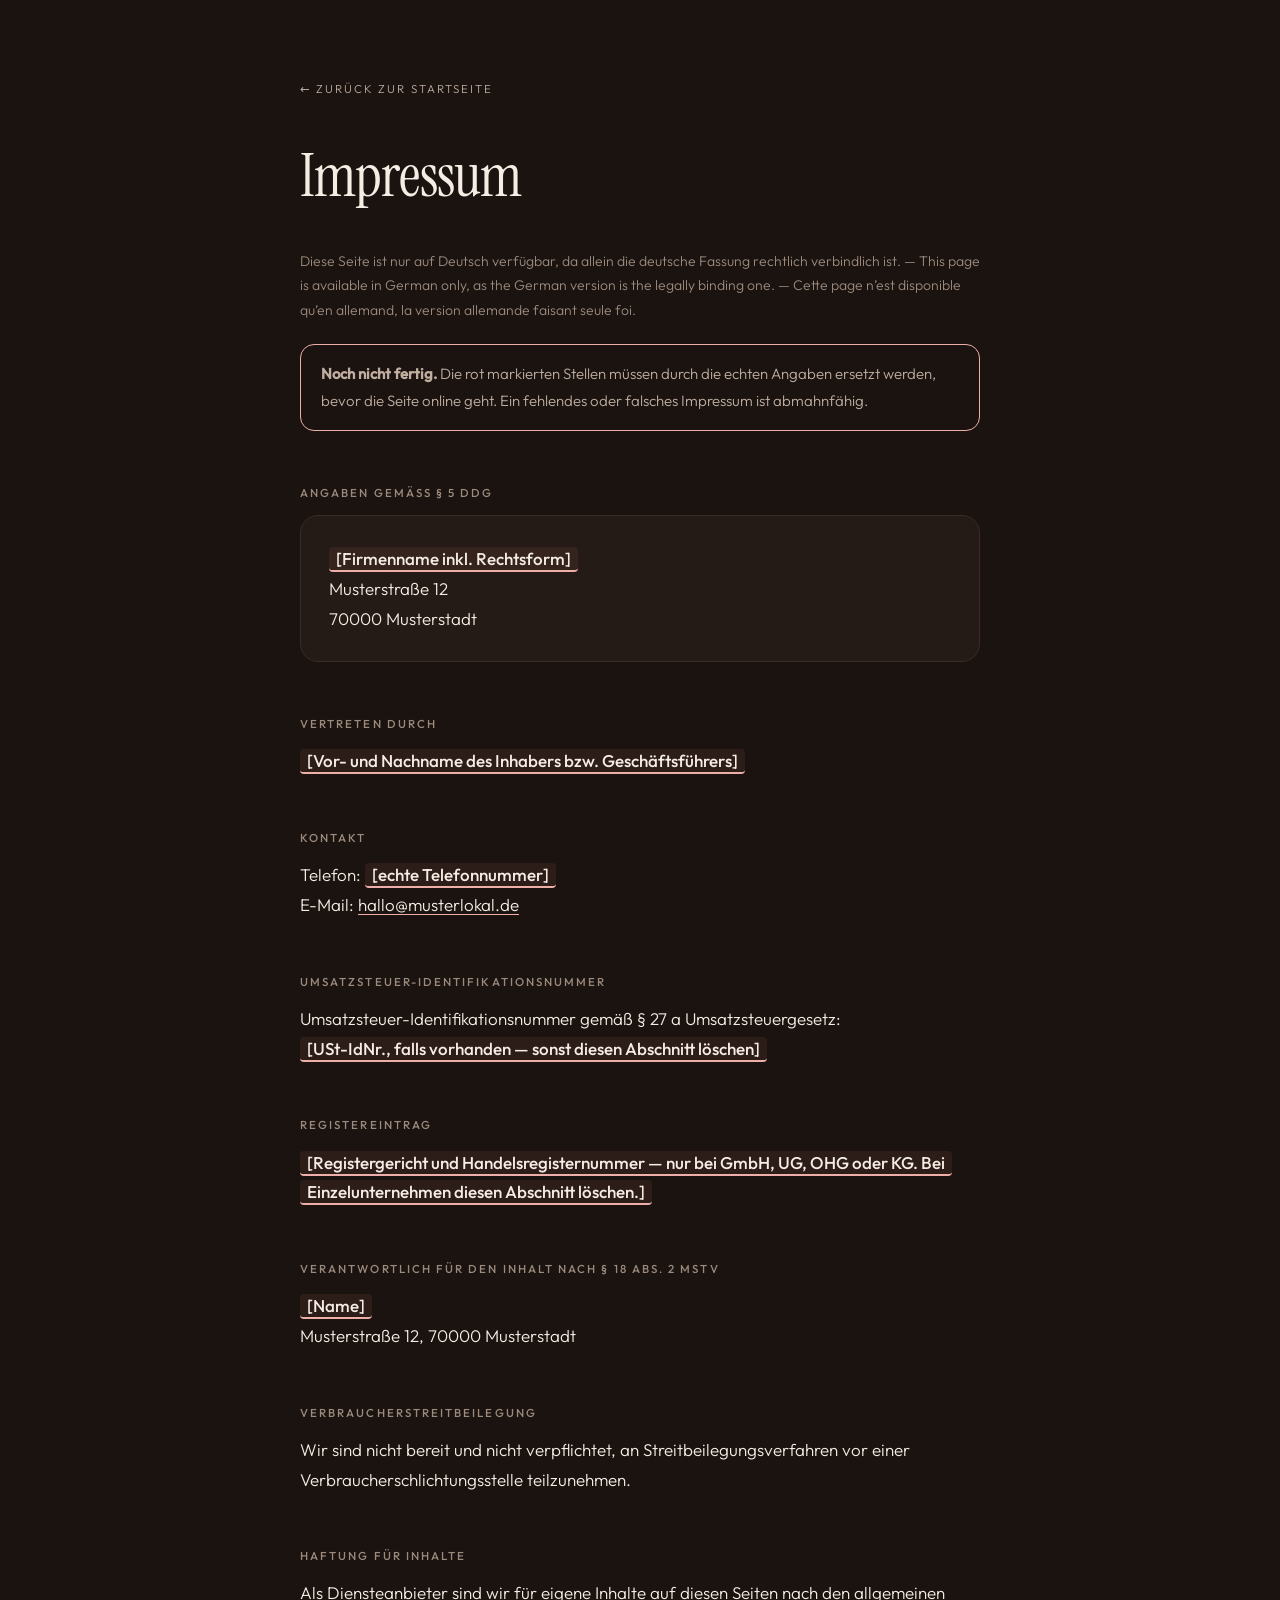
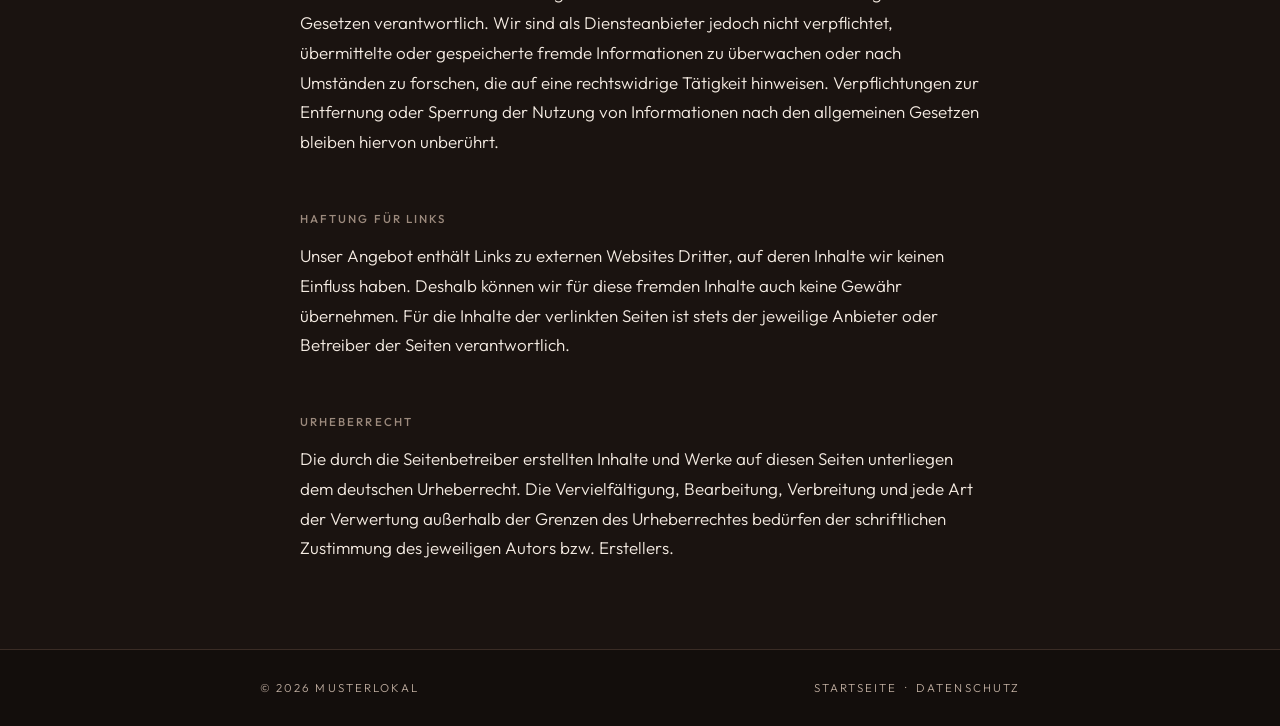
<file: public/impressum.html>
<!DOCTYPE html>
<html lang="de">
<head>
<meta charset="utf-8">
<meta name="viewport" content="width=device-width, initial-scale=1">
<title>Impressum — Musterlokal</title>
<meta name="robots" content="index, follow">
<link rel="stylesheet" href="assets/rechtstexte.css">
<script>
  // Gleiche Tag-/Nacht-Logik wie die Hauptseite, damit der Wechsel nicht auffällt.
  (function () {
    var SUNRISE = [8.2, 7.6, 6.7, 6.6, 5.6, 5.3, 5.5, 6.2, 7.0, 7.7, 7.5, 8.1];
    var SUNSET  = [16.8, 17.6, 18.4, 20.2, 21.0, 21.5, 21.4, 20.7, 19.6, 18.5, 16.7, 16.3];
    var n = new Date(), h = n.getHours() + n.getMinutes() / 60;
    var dunkel = h < SUNRISE[n.getMonth()] || h >= SUNSET[n.getMonth()];
    document.documentElement.setAttribute('data-theme', dunkel ? 'dark' : 'light');
  })();
</script>
</head>
<body>

<div class="wrap">
  <a class="zurueck" href="index.html">← Zurück zur Startseite</a>

  <h1>Impressum</h1>

  <p style="color:var(--ink-faint);font-size:14px;margin-bottom:22px">
    Diese Seite ist nur auf Deutsch verfügbar, da allein die deutsche Fassung
    rechtlich verbindlich ist. — This page is available in German only, as the
    German version is the legally binding one. — Cette page n’est disponible
    qu’en allemand, la version allemande faisant seule foi.
  </p>

  <div class="hinweis">
    <strong>Noch nicht fertig.</strong> Die rot markierten Stellen müssen durch die
    echten Angaben ersetzt werden, bevor die Seite online geht. Ein fehlendes oder
    falsches Impressum ist abmahnfähig.
  </div>

  <h2>Angaben gemäß § 5 DDG</h2>

  <div class="adresse">
    <p>
      <span class="luecke">[Firmenname inkl. Rechtsform]</span><br>
      Musterstraße 12<br>
      70000 Musterstadt
    </p>
  </div>

  <h2>Vertreten durch</h2>
  <p><span class="luecke">[Vor- und Nachname des Inhabers bzw. Geschäftsführers]</span></p>

  <h2>Kontakt</h2>
  <p>
    Telefon: <span class="luecke">[echte Telefonnummer]</span><br>
    E-Mail: <a href="mailto:hallo@musterlokal.de">hallo@musterlokal.de</a>
  </p>

  <h2>Umsatzsteuer-Identifikationsnummer</h2>
  <p>
    Umsatzsteuer-Identifikationsnummer gemäß § 27 a Umsatzsteuergesetz:<br>
    <span class="luecke">[USt-IdNr., falls vorhanden — sonst diesen Abschnitt löschen]</span>
  </p>

  <h2>Registereintrag</h2>
  <p>
    <span class="luecke">[Registergericht und Handelsregisternummer — nur bei GmbH, UG,
    OHG oder KG. Bei Einzelunternehmen diesen Abschnitt löschen.]</span>
  </p>

  <h2>Verantwortlich für den Inhalt nach § 18 Abs. 2 MStV</h2>
  <p>
    <span class="luecke">[Name]</span><br>
    Musterstraße 12, 70000 Musterstadt
  </p>

  <h2>Verbraucherstreitbeilegung</h2>
  <p>
    Wir sind nicht bereit und nicht verpflichtet, an Streitbeilegungsverfahren vor
    einer Verbraucherschlichtungsstelle teilzunehmen.
  </p>

  <h2>Haftung für Inhalte</h2>
  <p>
    Als Diensteanbieter sind wir für eigene Inhalte auf diesen Seiten nach den
    allgemeinen Gesetzen verantwortlich. Wir sind als Diensteanbieter jedoch nicht
    verpflichtet, übermittelte oder gespeicherte fremde Informationen zu überwachen
    oder nach Umständen zu forschen, die auf eine rechtswidrige Tätigkeit hinweisen.
    Verpflichtungen zur Entfernung oder Sperrung der Nutzung von Informationen nach
    den allgemeinen Gesetzen bleiben hiervon unberührt.
  </p>

  <h2>Haftung für Links</h2>
  <p>
    Unser Angebot enthält Links zu externen Websites Dritter, auf deren Inhalte wir
    keinen Einfluss haben. Deshalb können wir für diese fremden Inhalte auch keine
    Gewähr übernehmen. Für die Inhalte der verlinkten Seiten ist stets der jeweilige
    Anbieter oder Betreiber der Seiten verantwortlich.
  </p>

  <h2>Urheberrecht</h2>
  <p>
    Die durch die Seitenbetreiber erstellten Inhalte und Werke auf diesen Seiten
    unterliegen dem deutschen Urheberrecht. Die Vervielfältigung, Bearbeitung,
    Verbreitung und jede Art der Verwertung außerhalb der Grenzen des Urheberrechtes
    bedürfen der schriftlichen Zustimmung des jeweiligen Autors bzw. Erstellers.
  </p>
</div>

<footer>
  <div class="inner">
    <span>© 2026 Musterlokal</span>
    <span>
      <a href="index.html">Startseite</a> &nbsp;·&nbsp;
      <a href="datenschutz.html">Datenschutz</a>
    </span>
  </div>
</footer>

</body>
</html>
</file>
<file: public/assets/rechtstexte.css>
/* Gemeinsames Aussehen für Impressum und Datenschutz.
   Bewusst eigenständig gehalten: diese Seiten müssen auch dann funktionieren,
   wenn auf der Hauptseite etwas kaputtgeht. */

@font-face {
  font-family: 'Instrument Serif'; font-style: normal; font-weight: 400; font-display: swap;
  src: url("fonts/instrument-serif-400-normal-latin.woff2") format('woff2');
  unicode-range: U+0000-00FF, U+0131, U+0152-0153, U+02BB-02BC, U+02C6, U+02DA, U+02DC, U+2000-206F, U+20AC, U+2122, U+2212, U+FEFF, U+FFFD;
}
@font-face {
  font-family: 'Instrument Serif'; font-style: normal; font-weight: 400; font-display: swap;
  src: url("fonts/instrument-serif-400-normal-latin-ext.woff2") format('woff2');
  unicode-range: U+0100-02BA, U+02BD-02C5, U+1E00-1E9F, U+1EF2-1EFF, U+2020, U+20A0-20AB, U+2C60-2C7F, U+A720-A7FF;
}
@font-face {
  font-family: 'Outfit'; font-style: normal; font-weight: 300; font-display: swap;
  src: url("fonts/outfit-variable-normal-latin.woff2") format('woff2');
  unicode-range: U+0000-00FF, U+0131, U+0152-0153, U+02BB-02BC, U+02C6, U+02DA, U+02DC, U+2000-206F, U+20AC, U+2122, U+2212, U+FEFF, U+FFFD;
}
@font-face {
  font-family: 'Outfit'; font-style: normal; font-weight: 300; font-display: swap;
  src: url("fonts/outfit-variable-normal-latin-ext.woff2") format('woff2');
  unicode-range: U+0100-02BA, U+02BD-02C5, U+1E00-1E9F, U+1EF2-1EFF, U+2020, U+20A0-20AB, U+2C60-2C7F, U+A720-A7FF;
}
@font-face {
  font-family: 'Outfit'; font-style: normal; font-weight: 500; font-display: swap;
  src: url("fonts/outfit-variable-normal-latin.woff2") format('woff2');
  unicode-range: U+0000-00FF, U+0131, U+0152-0153, U+02BB-02BC, U+02C6, U+02DA, U+02DC, U+2000-206F, U+20AC, U+2122, U+2212, U+FEFF, U+FFFD;
}

html {
  --bg: #FBF7F1; --surface: #FFFCF7; --sunk: #F5EEE5;
  --ink: #2B1B15; --ink-soft: #6B564C; --ink-faint: #8A7568;
  --line: #E5D9CD; --rose: #A9635E;
  /* Gleicher Grünton wie auf der Hauptseite, in beiden Themes derselbe. */
  --green: #76907E; --on-green: #14231A;
}
html[data-theme="dark"] {
  --bg: #1A1310; --surface: #241A16; --sunk: #130E0C;
  --ink: #F5ECE3; --ink-soft: #C0AEA1; --ink-faint: #9C8A7D;
  --line: #3A2C25; --rose: #EFAFA9;
}

* { box-sizing: border-box; }

body {
  margin: 0;
  background: var(--bg);
  color: var(--ink);
  font-family: 'Outfit', system-ui, sans-serif;
  font-weight: 300;
  line-height: 1.75;
  font-size: 17px;
  -webkit-font-smoothing: antialiased;
}

.wrap { max-width: 760px; margin: 0 auto; padding: clamp(30px, 6vw, 72px) clamp(20px, 5vw, 40px) 0; }

.zurueck {
  display: inline-block;
  color: var(--ink-soft);
  text-decoration: none;
  font-size: 11.5px;
  letter-spacing: .18em;
  text-transform: uppercase;
  margin-bottom: clamp(26px, 4vw, 44px);
  border-bottom: 1px solid transparent;
  transition: border-color .3s ease;
}
.zurueck:hover { border-bottom-color: var(--rose); }

h1 {
  font-family: 'Instrument Serif', Georgia, serif;
  font-weight: 400;
  font-size: clamp(38px, 7vw, 60px);
  line-height: 1.08;
  letter-spacing: -.015em;
  margin: 0 0 clamp(26px, 4vw, 40px);
}

h2 {
  font-size: 11.5px;
  font-weight: 500;
  letter-spacing: .18em;
  text-transform: uppercase;
  color: var(--ink-faint);
  margin: clamp(34px, 5vw, 52px) 0 12px;
}

p { margin: 0 0 16px; }
a { color: var(--ink); text-decoration-color: var(--rose); text-underline-offset: 3px; }

ul { margin: 0 0 16px; padding-left: 20px; }
li { margin-bottom: 7px; }

.adresse {
  background: var(--surface);
  border: 1px solid var(--line);
  border-radius: 18px;
  padding: clamp(20px, 3vw, 28px);
  margin-bottom: 20px;
}
.adresse p:last-child { margin-bottom: 0; }

/* Platzhalter, die noch ausgefüllt werden müssen — sollen ins Auge springen. */
.luecke {
  background: rgba(169, 99, 94, .12);
  border-bottom: 2px solid var(--rose);
  padding: 1px 7px;
  border-radius: 4px;
  font-weight: 500;
  /* Umbruch erlauben — manche Platzhalter sind ganze Sätze. */
  box-decoration-break: clone;
  -webkit-box-decoration-break: clone;
}

.hinweis {
  border: 1px solid var(--rose);
  border-radius: 14px;
  padding: 16px 20px;
  margin-bottom: clamp(26px, 4vw, 38px);
  font-size: 15px;
  color: var(--ink-soft);
}

footer {
  margin-top: clamp(48px, 7vw, 86px);
  background: var(--sunk);
  border-top: 1px solid var(--line);
  padding: 28px clamp(20px, 5vw, 40px);
  color: var(--ink-soft);
  font-size: 11.5px;
  letter-spacing: .18em;
  text-transform: uppercase;
}
footer .inner {
  max-width: 760px; margin: 0 auto;
  display: flex; flex-wrap: wrap; gap: 10px 22px; justify-content: space-between;
}
footer a { color: var(--ink-soft); text-decoration: none; }
footer a:hover { color: var(--ink); }
</file>
